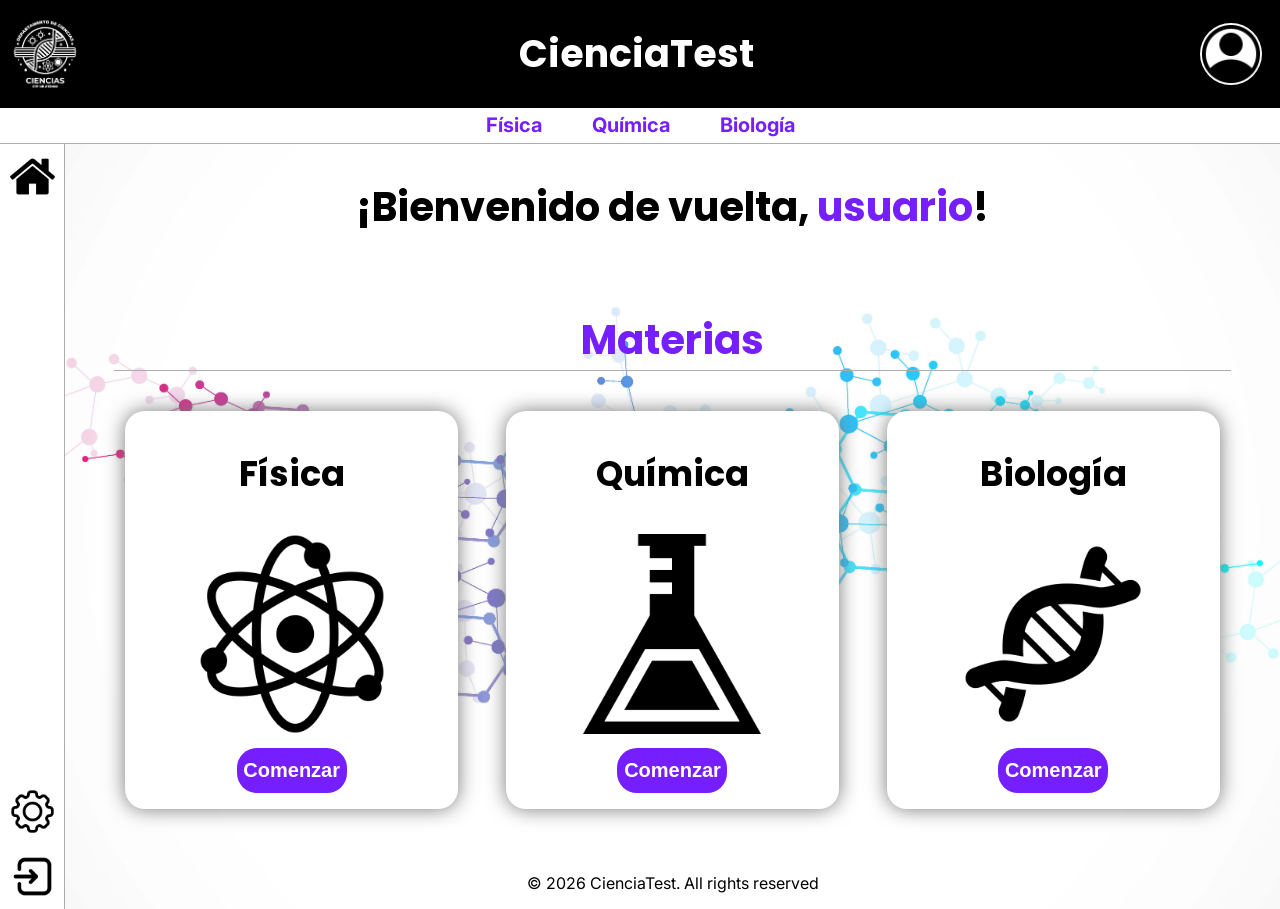
<file: index.html>
<!DOCTYPE html>
<html lang="en">
<head>
    <meta charset="UTF-8">
    <meta name="viewport" content="width=device-width, initial-scale=1.0">
    <link rel="icon" href="img/logo.jpeg" type="image/jpeg">
    <link rel="stylesheet" href="css/index.css">
    <link rel="stylesheet" href="css/header.css">
    <link rel="stylesheet" href="css/enlaces.css">
    <link rel="stylesheet" href="css/sidebar.css">
    <title>Inicio</title>
</head>
<body>
    <!--Header-->
    <header>
        <img src="img/logo.jpeg" alt="logo">
        <h1>CienciaTest</h1>
        <div class="cuenta">
            <img src="img/account.png" alt="cuenta">
        </div>
    </header>

    <!--Enlaces-->
    <div class="enlaces">
        <a href="html/fisica.html">Física</a>
        <a href="html/quimica.html">Química</a>
        <a href="html/biologia.html">Biología</a>
    </div>

    <!--Contenido-->
    <!--Sidebar-->
    <div class="contenido">
        <aside class="sidebar">
            <a href="index.html"><img src="img/home.png" alt="casa"></a>
            <div class="excepcion">
                <img src="img/setting.png" alt="tuerca">
                <img src="img/log-out.png" alt="salida" class="log-out">
            </div>
        </aside>

        <!--Informacion-->
        <main>
            <h2>¡Bienvenido de vuelta, <span class="usuario">usuario</span>!</h2>

            <div class="materias">
                <h3>Materias</h3>

                <div class="ciencias">
                    <div class="fisica materia">
                        <h4>Física</h4>
                        <img src="img/atomic.png" alt="fisica">
                        <input type="button" name="btn1" class="btn-fisica btn-continuar" value="Comenzar">
                    </div>
                    <div class="quimica materia">
                        <h4>Química</h4>
                        <img src="img/flask.png" alt="frasco">
                        <input type="button" name="btn1" class="btn-quimica btn-continuar" value="Comenzar">
                    </div>
                    <div class="biologia materia">
                        <h4>Biología</h4>
                        <img src="img/dna-structure.png" alt="adn">
                        <input type="button" name="btn1" class="btn-biologia btn-continuar" value="Comenzar">
                    </div>
                </div>
            </div>

            <!--Footer-->
            <footer>
                <p>© 2026 CienciaTest. All rights reserved</p>
            </footer>

        </main>
    </div>

<!--     <div class="fondo-gris esconder">
        <div class="cerrar-sesion">
            <h3>¿Desea cerrar sesión?</h3>
            <div class="btns-sesion">
                <input type="button" name="aceptar" class="aceptar" value="Aceptar">
                <input type="button" name="rechazar" class="cancelar" value="Cancelar">
            </div>
        </div>
    </div> -->

    <script src="js/inicio.js"></script>

    <link href="https://fonts.googleapis.com/css2?family=Inter:wght@400;500&family=Poppins:wght@600;700;800&display=swap" rel="stylesheet">
</body>
</html>
</file>
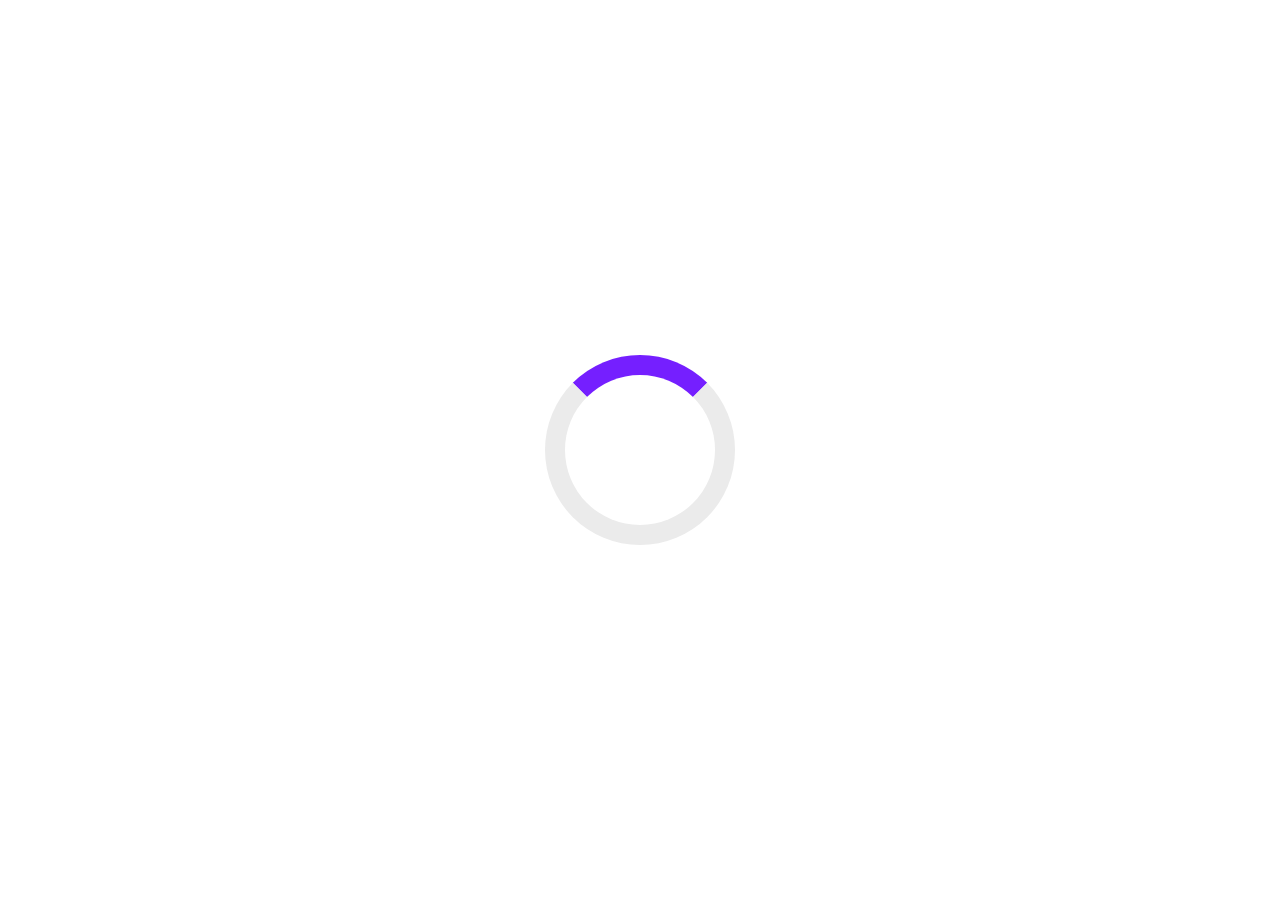
<file: descartado/carga.html>
<!DOCTYPE html>
<html lang="en">
<head>
    <meta charset="UTF-8">
    <meta name="viewport" content="width=device-width, initial-scale=1.0">
    <link rel="icon" href="../img/logo.jpeg" type="image/jpeg">
    <link rel="stylesheet" href="../css/carga.css">
    <title>Cargando...</title>
</head>
<body>
    <div class="loader"></div>

    <script src="../js/carga.js"></script>
</body>
</html>
</file>
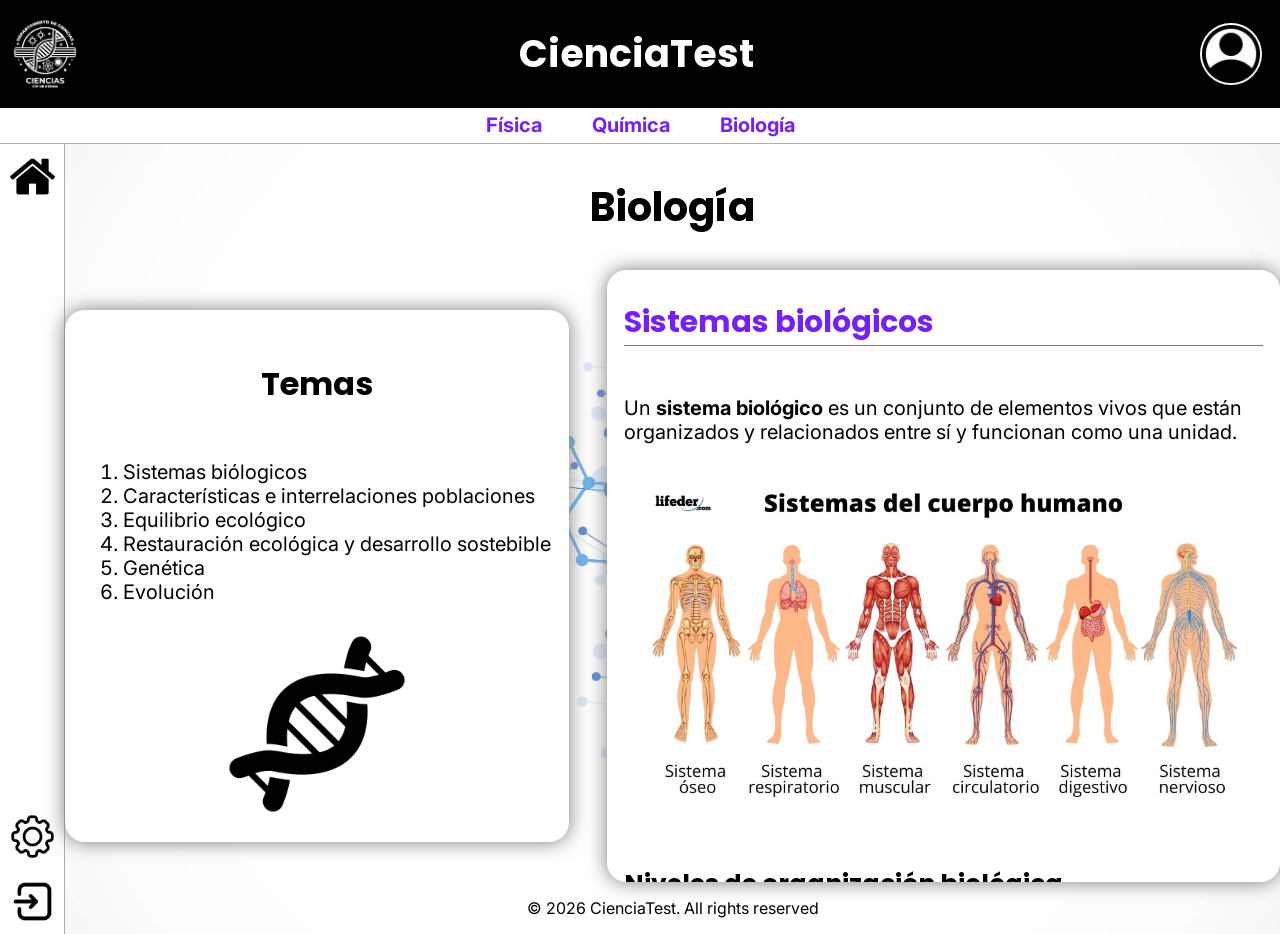
<file: html/biologia.html>
<!DOCTYPE html>
<html lang="en">
<head>
    <meta charset="UTF-8">
    <meta name="viewport" content="width=device-width, initial-scale=1.0">
    <link rel="icon" href="../img/logo.jpeg" type="image/jpeg">
    <link rel="stylesheet" href="../css/header.css">
    <link rel="stylesheet" href="../css/enlaces.css">
    <link rel="stylesheet" href="../css/sidebar.css">
    <link rel="stylesheet" href="../css/biologia.css">
    <link rel="stylesheet" href="../css/temario.css">
    <link rel="stylesheet" href="../css/cuadro-materia.css">
    <title>Biología</title>
</head>
<body>
    <!--Header-->
    <header>
        <img src="../img/logo.jpeg" alt="logo">
        <h1>CienciaTest</h1>
        <div class="cuenta">
            <img src="../img/account.png" alt="cuenta">
        </div>
    </header>

    <!--Enlaces-->
    <div class="enlaces">
        <a href="fisica.html">Física</a>
        <a href="quimica.html">Química</a>
        <a href="biologia.html">Biología</a>
    </div>

    <!--Contenido-->
    <!--Sidebar-->
    <div class="contenido">
        <aside class="sidebar">
            <a href="../index.html"><img src="../img/home.png" alt="casa"></a>
            <div class="excepcion">
                <img src="../img/setting.png" alt="tuerca">
                <img src="../img/log-out.png" alt="salida" class="log-out">
            </div>
        </aside>

        <!--Informacion-->
        <main>
            <h2>Biología</h2>

            <div class="materia">
                <div class="temario">
                    <h3>Temas</h3>
                    <ol>
                        <li class="SB"><a href="#tem1">Sistemas biólogicos</a></li>
                        <li class="CIP"><a href="#tem2">Características e interrelaciones poblaciones</a></li>
                        <li class="EE"><a href="#tem3">Equilibrio ecológico</a></li>
                        <li class="REDS"><a href="#tem4">Restauración ecológica y desarrollo sostebible</a></li>
                        <li class="G"><a href="#tem5">Genética</a></li>
                        <li class="E"><a href="#tem6">Evolución</a></li>
                    </ol>
                    <img src="../img/dna-structure.png" alt="atomo">
                </div>

                <div class="informacion">
                    <section id="tem1">
                        <h3>Sistemas biológicos</h3>
                        <p>Un <b>sistema biológico</b> es un conjunto de elementos vivos que están organizados y relacionados entre sí y funcionan como una unidad.</p>

                        <img src="../materia-img/biologia/sistemas biologicos.jpg" alt="img1">

                        <h4>Niveles de organización biológica</h4>
                        <p>De menor a mayor:</p>

                        <ol>
                            <li><b>Átomo</b> → unidad básica de la materia.</li>
                            <li><b>Molécula</b> → unión de átomos, como el agua (H₂O).</li>
                            <li><b>Organelo</b> → estructura dentro de una célula, como la mitocondria.</li>
                            <li><b>Célula</b> → unidad básica de los seres vivos.</li>
                            <li><b>Tejido</b> → conjunto de células similares que cumplen una función.</li>
                            <li><b>Órgano</b> → conjunto de tejidos.</li>
                            <li><b>Sistema o aparato</b> → conjunto de órganos que trabajan juntos.</li>
                            <li><b>Organismo</b> → ser vivo individual.</li>
                            <li><b>Población</b> → organismos de la misma especie en un lugar.</li>
                            <li><b>Comunidad</b> → conjunto de poblaciones diferentes.</li>
                            <li><b>Ecosistema</b> → comunidad + factores físicos del ambiente.</li>
                            <li><b>Biosfera</b> → conjunto de todos los ecosistemas de la Tierra.</li>
                        </ol>

                        <img src="../materia-img/biologia/niveles de organizacion.jpg" alt="img2">

                        <h4>Características de los seres vivos</h4>

                        <ul>
                            <li>Tienen organización celular.</li>
                            <li>Obtienen y utilizan energía.</li>
                            <li>Crecen y se desarrollan.</li>
                            <li>Se reproducen.</li>
                            <li>Responden a estímulos.</li>
                            <li>Mantienen condiciones internas relativamente estables <b>(homeostasis).</b></li>
                            <li>Poseen material genético.</li>
                            <li>Pueden evolucionar como poblaciones.</li>
                        </ul>
                    </section>

                    <section id="tem2">
                        <h3>Características e interrelaciones de las poblaciones</h3>
                        <p>Una <b>población</b> es un grupo de individuos de la <b>misma especie</b> que vive en un área determinada y puede reproducirse entre sí.</p>

                        <img src="../materia-img/biologia/poblacion.webp" alt="img3">

                        <h4>Principales características de una población</h4>
                        <p><b>Densidad:</b> cantidad de individuos por unidad de área o volumen.</p>
                        <p><b>Distribución:</b> forma en que están ubicados los individuos.</p>
                        <p>Puede ser:</p>

                        <ul>
                            <li><b>Agrupada:</b> viven formando grupos.</li>
                            <li><b>Uniforme:</b> están separados a distancias similares.</li>
                            <li><b>Aleatoria:</b> no siguen un patrón definido.</li>
                        </ul>

                        <img src="../materia-img/biologia/distribucion poblacion.1" alt="img4">

                        <p><b>Tamaño poblacional:</b> número total de individuos.</p>
                        <p><b>Natalidad:</b> número de nacimientos.</p>
                        <p><b>Mortalidad:</b> número de muertes.</p>
                        <p><b>Inmigración:</b> individuos que entran a una población.</p>
                        <p><b>Emigración:</b> individuos que salen de una población.</p>

                        <h4>Crecimiento poblacional</h4>
                        <p>Una población puede crecer cuando:</p>

                        <p><b>nacimientos + inmigración > muertes + emigración</b></p>

                        <p>Puede existir:</p>

                        <ul>
                            <li><b>Crecimiento exponencial:</b> aumenta rápidamente cuando hay muchos recursos.</li>

                            <img src="../materia-img/biologia/crecimiento exponencial.png" alt="img5">

                            <li><b>Crecimiento logístico:</b> el crecimiento disminuye al acercarse a la <b>capacidad de carga (K)</b>, que es el número máximo de individuos que el ambiente puede mantener de manera relativamente estable.</li>

                            <img src="../materia-img/biologia/crecimiento logistico.png" alt="img6">
                        </ul>



                        <h4>Interacciones entre organismos</h4>

                        <table>
                            <tr>
                                <th><b>Interacción</b></th>
                                <th>Efecto</th>
                            </tr>

                            <tr>
                                <th><b>Competencia</b></th>
                                <th>Ambos se perjudican (-/-)</th>
                            </tr>

                            <tr>
                                <th><b>Depredación</b></th>
                                <th>Uno se beneficia y otro se perjudica (+/-)</th>
                            </tr>

                            <tr>
                                <th><b>Parasitismo</b></th>
                                <th>El parásito se beneficia y el huésped se perjudica (+/-)</th>
                            </tr>

                            <tr>
                                <th><b>Mutualismo</b></th>
                                <th>Ambos se benefician (+/+)</th>
                            </tr>

                            <tr>
                                <th><b>Comensalismo</b></th>
                                <th>Uno se beneficia y el otro prácticamente no se afecta (+/0)</th>
                            </tr>
                        </table>

                        <p><b>Ejemplo:</b> las abejas y las flores pueden tener una relación de mutualismo: la abeja obtiene alimento y la planta puede ser polinizada.</p>
                    </section>

                    <section id="tem3">
                        <h3>Equilibrio ecológico</h3>
                        <p>El <b>equilibrio ecológico</b> es la condición en la que los componentes de un ecosistema mantienen relaciones relativamente estables a lo largo del tiempo.</p>
                        <img src="../materia-img/biologia/equilibrio ecologico.avif" alt="img6">
                        <p>No significa que <b>nada cambie</b>. Los ecosistemas cambian constantemente, pero pueden mantener cierta estabilidad mediante procesos naturales.</p>

                        <h4>Factores bióticos</h4>
                        <p>Son los componentes <b>vivos:</b></p>

                        <ul>
                            <li>Plantas</li>
                            <li>Animales</li>
                            <li>Hongos</li>
                            <li>Bacterias</li>
                            <li>Otros organismos</li>
                        </ul>

                        <img src="../materia-img/biologia/factores-bioticos.webp" alt="img7">

                        <h4>Factores abióticos</h4>
                        <p>Son los componentes <b>no vivos:</b></p>

                        <ul>
                            <li>Agua</li>
                            <li>Temperatura</li>
                            <li>Luz</li>
                            <li>Suelo</li>
                            <li>Aire</li>
                            <li>Humedad</li>
                            <li>pH</li>
                        </ul>

                        <img src="../materia-img/biologia/abiotico.webp" alt="img8">

                        <h4>Cadenas alimentarias</h4>
                        <p>Representan cómo se transfiere materia y energía entre organismos.</p>
                        <p><b>Productores → consumidores → descomponedores</b></p>
                        <p>Ejemplo:</p>
                        <p><b>Pasto → saltamontes → rana → serpiente → descomponedores</b></p>

                        <img src="../materia-img/biologia/cadena alimenticia.jpg" alt="img9">

                        <h4>Relaciones ecológicas</h4>
                        <p>Los organismos dependen unos de otros. Si desaparece una especie, puede afectar a otras especies relacionadas con ella.</p>
                        <p>Por ejemplo:</p>
                        <p><b>menos depredadores → más presas → mayor consumo de vegetación → disminución de plantas</b></p>
                        <p>Por eso, alterar una parte de un ecosistema puede producir efectos en cadena.</p>

                        <img src="../materia-img/biologia/relaciones ecologicas.jpg" alt="img10">
                    </section>

                    <section id="tem4">
                        <h3>Restauración ecológica y desarrollo sostenible</h3>

                        <h4>Restauración ecológica</h4>
                        <p>Es el proceso de <strong>ayudar a recuperar un ecosistema que ha sido degradado, dañado o destruido.</strong></p>

                        <img src="../materia-img/biologia/restauracion ecologica.jpg" alt="img11">

                        <p>Puede incluir:</p>

                        <ul>
                            <li>Reforestación con especies nativas.</li>
                            <li>Recuperación de ríos y humedales.</li>
                            <li>Eliminación de especies invasoras.</li>
                            <li>Recuperación de suelos.</li>
                            <li>Protección de especies amenazadas.</li>
                            <li>Creación de áreas protegidas.</li>
                        </ul>

                        <h4>Desarrollo sostenible</h4>
                        <p>Es un modelo de desarrollo que busca satisfacer las necesidades actuales <strong>sin comprometer la capacidad de las generaciones futuras</strong> para satisfacer sus propias necesidades.</p>
                        <p>Se suele representar mediante tres dimensiones:</p>
                        <p><b>Ambiental + económica + social</b></p>
                        <p>Por ejemplo, una actividad agrícola sostenible busca producir alimentos, generar ingresos y reducir el daño ambiental.</p>

                        <img src="../materia-img/biologia/desarrollo sostenible.jpg" alt="img12">

                        <h4>Recursos renovables y no renovables</h4>
                        <p><b>Renovables:</b> pueden regenerarse relativamente rápido si se utilizan adecuadamente.</p>

                        <ul>
                            <li>Agua</li>
                            <li>Bosques</li>
                            <li>Energía solar</li>
                            <li>Viento</li>
                        </ul>

                        <img src="../materia-img/biologia/recursos renovables.jpg" alt="img13">

                        <p><b>No renovables:</b> existen en cantidades limitadas y se forman durante períodos geológicos muy largos.</p>

                        <ul>
                            <li>Petróleo</li>
                            <li>Carbón</li>
                            <li>Gas natural</li>
                            <li>Minerales</li>
                        </ul>

                        <img src="../materia-img/biologia/recursos no renovables.jpg" alt="img14">

                        <h4>Problemas ambientales</h4>

                        <ul>
                            <li>Deforestación.</li>
                            <li>Contaminación.</li>
                            <li>Pérdida de biodiversidad.</li>
                            <li>Cambio climático.</li>
                            <li>Sobreexplotación de recursos.</li>
                            <li>Fragmentación de hábitats.</li>
                        </ul>
                    </section>

                    <section id="tem5">
                        <h3>Genética</h3>
                        <p>La <b>genética</b> es la rama de la Biología que estudia la <strong>herencia y la variación de las características de los organismos.</strong></p>

                        <img src="../materia-img/biologia/genetica.webp" alt="img15">

                        <h4>ADN</h4>
                        <p>El <b>ADN (ácido desoxirribonucleico)</b> contiene la información genética.</p>
                        <p>Está formado por nucleótidos y utiliza cuatro bases:</p>

                        <ul>
                            <li><b>A</b> → Adenina</li>
                            <li><b>T</b> → Timina</li>
                            <li><b>C</b> → Citosina</li>
                            <li><b>G</b> → Guanina</li>
                        </ul>

                        <img src="../materia-img/biologia/bases adn.1" alt="img16">

                        <p>Las bases se complementan:</p>
                        <p><b>A ↔ T</b></p>
                        <p><b>C ↔ G</b></p>

                        <h4>Gen</h4>
                        <p>Un <b>gen</b> es una región de ADN que contiene información relacionada con un producto funcional, como un ARN o una proteína.</p>

                        <img src="../materia-img/biologia/forma-de-gen.webp" alt="img17">

                        <h4>Cromosomas</h4>
                        <p>Son estructuras formadas principalmente por <b>ADN y proteínas</b> que contienen muchos genes.</p>

                        <img src="../materia-img/biologia/cromosoma.jpg" alt="img18">

                        <h4>Alelos</h4>
                        <p>Son diferentes versiones de un gen.</p>
                        <p>Por ejemplo, un gen puede tener diferentes alelos que contribuyen a diferentes variantes de una característica.</p>

                        <img src="../materia-img/biologia/alelos.png" alt="img19">

                        <h4>Genotipo y fenotipo</h4>
                        <p><b>Genotipo:</b> combinación genética de un organismo.</p>
                        <p><b>Fenotipo:</b> características observables que resultan de la interacción entre el genotipo y el ambiente.</p>

                        <img src="../materia-img/biologia/genotipo-fenotipo.jpg" alt="img20">

                        <h4>Dominante y recesivo</h4>
                        <p>Un alelo <b>dominante</b> puede expresarse cuando está presente una sola copia.</p>
                        <p>Un alelo <b>recesivo</b> generalmente necesita estar presente en dos copias para expresarse en un modelo mendeliano simple.</p>

                        <h4>Homocigoto y heterocigoto</h4>
                        <p><b>Homocigoto:</b> dos alelos iguales.</p>

                        <ul>
                            <li>AA</li>
                            <li>aa</li>
                        </ul>

                        <p><b>Heterocigoto:</b> dos alelos diferentes.</p>

                        <ul>
                            <li>Aa</li>
                        </ul>

                        <h4>Leyes de Mendel</h4>
                        <p>Gregor Mendel estudió la herencia utilizando plantas de guisantes.</p>
                        <p>Sus principios incluyen:</p>

                        <ul>
                            <li><b>Segregación:</b> los dos alelos de un gen se separan durante la formación de gametos.</li>
                            <li><b>Distribución independiente:</b> en ciertos casos, los alelos de diferentes genes se distribuyen independientemente.</li>
                        </ul>
                    </section>

                    <section id="tem6">
                        <h3>Evolución</h3>
                        <p>La <b>evolución biológica</b> es el cambio en las características heredables de las poblaciones a través de las generaciones.</p>
                        <p>Una idea importante:</p>
                        <p><b>Los individuos no evolucionan durante su vida; las poblaciones evolucionan a través de generaciones.</b></p>

                        <img src="../materia-img/biologia/evolucion.jpg" alt="21">

                        <h4>Variabilidad genética</h4>
                        <p>Dentro de una población existen diferencias genéticas entre individuos.</p>

                        <p>La variabilidad puede originarse por:</p>

                        <ul>
                            <li>Mutaciones</li>
                            <li>Recombinación genética</li>
                            <li>Reproducción sexual</li>
                        </ul>

                        <p>Esta variabilidad es importante porque proporciona diferencias sobre las cuales pueden actuar procesos evolutivos.</p>

                        <img src="../materia-img/biologia/variabilidad.png" alt="img22">

                        <h4>Selección natural</h4>
                        <p>La <b>selección natural</b> ocurre cuando ciertas características heredables permiten que algunos individuos tengan mayor éxito reproductivo en un ambiente determinado.</p>
                        
                        <p>Por ejemplo:</p>

                        <ol>
                            <li>Existe variación entre individuos.</li>
                            <li>Parte de esa variación es heredable.</li>
                            <li>El ambiente favorece determinadas características.</li>
                            <li>Los individuos con esas características pueden dejar más descendencia.</li>
                            <li>Esas características pueden hacerse más comunes en generaciones posteriores.</li>
                        </ol>

                        <img src="../materia-img/biologia/seleccion natural.png" alt="img23">

                        <h4>Adaptación</h4>
                        <p>Una <b>adaptación</b> es una característica heredable que aumenta la capacidad de un organismo para sobrevivir o reproducirse en un ambiente determinado.</p>
                        <p>Ejemplo: ciertas características que permiten a un organismo vivir mejor en ambientes muy secos.</p>

                        <img src="../materia-img/biologia/adaptacion.jpg" alt="img24">

                        <h4>Evidencias de la evolución</h4>
                        <p>Entre las principales evidencias están:</p>

                        <ul>
                            <li><b>Fósiles</b></li>
                            <li><b>Anatomía comparada</b></li>
                            <li><b>Órganos homólogos</b></li>
                            <li><b>Embriología comparada</b></li>
                            <li><b>Biogeografía</b></li>
                            <li><b>ADN y biología molecular</b></li>
                            <li><b>Observación de cambios evolutivos en poblaciones</b></li>
                        </ul>

                        <h4>Especiación</h4>
                        <p>La <b>especiación</b> es el proceso mediante el cual surgen nuevas especies.</p>
                        <p>Puede ocurrir cuando poblaciones de una misma especie quedan aisladas y, con el paso de muchas generaciones, acumulan diferencias genéticas hasta alcanzar aislamiento reproductivo.</p>

                        <img src="../materia-img/biologia/especiacion.webp" alt="img25">
                    </section>
                </div>
            </div>

            <!--Footer-->
            <footer>
                <p>© 2026 CienciaTest. All rights reserved</p>
            </footer>

        </main>
    </div>

<!--     <div class="fondo-gris esconder">
        <div class="cerrar-sesion">
            <h3>¿Desea cerrar sesión?</h3>
            <div class="btns-sesion">
                <input type="button" name="aceptar" class="aceptar" value="Aceptar">
                <input type="button" name="rechazar" class="cancelar" value="Cancelar">
            </div>
        </div>
    </div> -->

    <script src="../js/biologia.js"></script>

    <link href="https://fonts.googleapis.com/css2?family=Inter:wght@400;500&family=Poppins:wght@600;700;800&display=swap" rel="stylesheet">
</body>
</html>
</file>
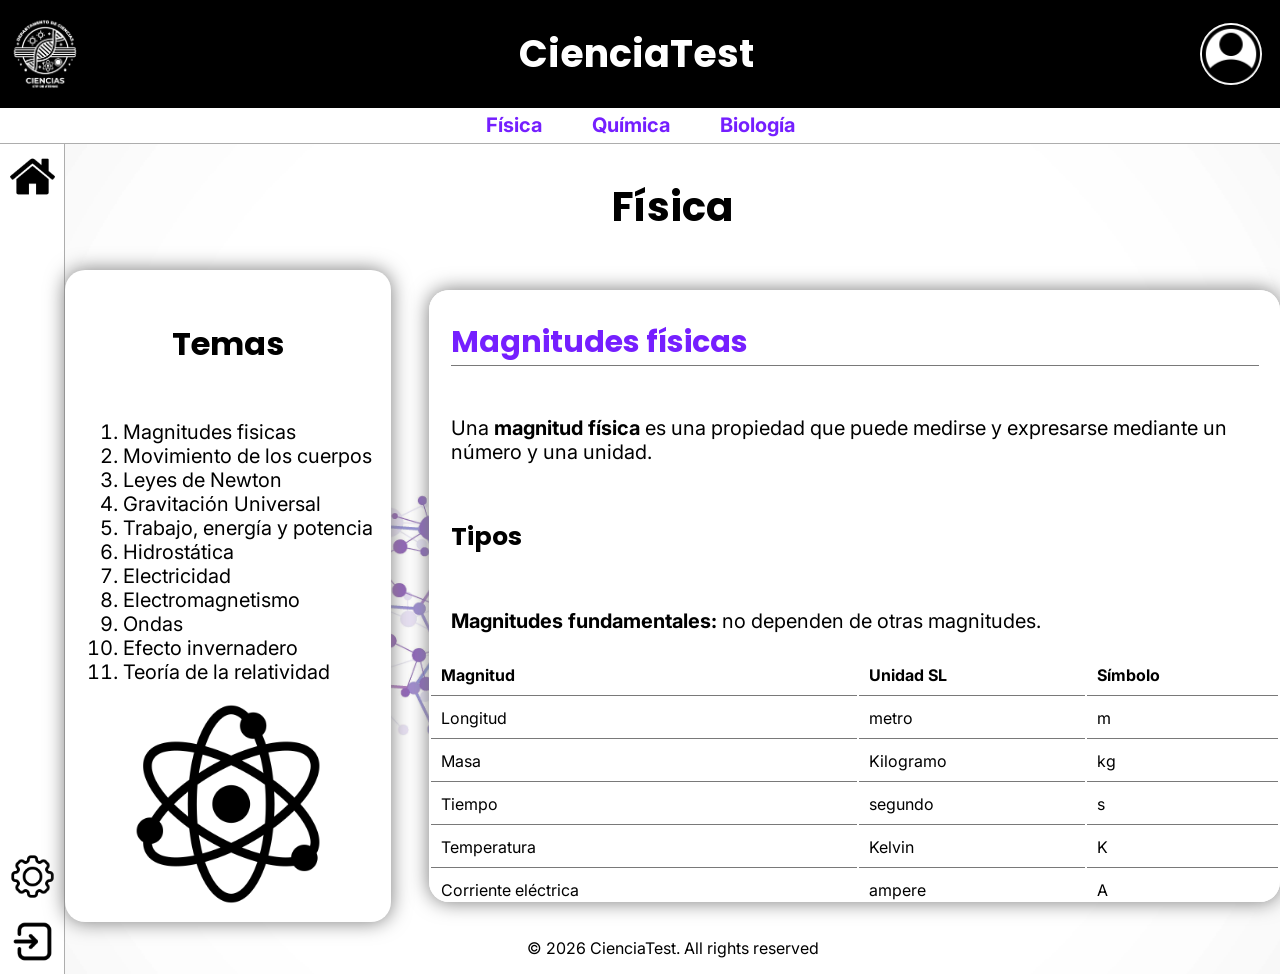
<file: html/fisica.html>
<!DOCTYPE html>
<html lang="en">
<head>
    <meta charset="UTF-8">
    <meta name="viewport" content="width=device-width, initial-scale=1.0">
    <link rel="icon" href="../img/logo.jpeg" type="image/jpeg">
    <link rel="stylesheet" href="../css/fisica.css">
    <link rel="stylesheet" href="../css/header.css">
    <link rel="stylesheet" href="../css/enlaces.css">
    <link rel="stylesheet" href="../css/sidebar.css">
    <link rel="stylesheet" href="../css/temario.css">
    <link rel="stylesheet" href="../css/cuadro-materia.css">
    <title>Física</title>
</head>
<body>
    <!--Header-->
    <header>
        <img src="../img/logo.jpeg" alt="logo">
        <h1>CienciaTest</h1>
        <div class="cuenta">
            <img src="../img/account.png" alt="cuenta">
        </div>
    </header>

    <!--Enlaces-->
    <div class="enlaces">
        <a href="fisica.html">Física</a>
        <a href="quimica.html">Química</a>
        <a href="biologia.html">Biología</a>
    </div>

    <!--Contenido-->
    <!--Sidebar-->
    <div class="contenido">
        <aside class="sidebar">
            <a href="../index.html"><img src="../img/home.png" alt="casa"></a>
            <div class="excepcion">
                <img src="../img/setting.png" alt="tuerca">
                <img src="../img/log-out.png" alt="salida" class="log-out">
            </div>
        </aside>

        <!--Informacion-->
        <main>
            <h2>Física</h2>

            <div class="materia">
                <div class="temario">
                    <h3>Temas</h3>
                    <ol>
                        <li class="MF"><a href="#tem1">Magnitudes fisicas</a></li>
                        <li class="MC"><a href="#tem2">Movimiento de los cuerpos</a></li>
                        <li class="LN"><a href="#tem3">Leyes de Newton</a></li>
                        <li class="GU"><a href="#tem4">Gravitación Universal</a></li>
                        <li class="TEP"><a href="#tem5">Trabajo, energía y potencia</a></li>
                        <li class="H"><a href="#tem6">Hidrostática</a></li>
                        <li class="EC"><a href="#tem7">Electricidad</a></li>
                        <li class="EM"><a href="#tem8">Electromagnetismo</a></li>
                        <li class="O"><a href="#tem9">Ondas</a></li>
                        <li class="EI"><a href="#tem10">Efecto invernadero</a></li>
                        <li class="TR"><a href="#tem11">Teoría de la relatividad</a></li>
                    </ol>
                    <img src="../img/atomic.png" alt="atomo">
                </div>

                <div class="informacion">
                    <section id="tem1">
                        <h3>Magnitudes físicas</h3>
                        <p>Una <b>magnitud física</b> es una propiedad que puede medirse y expresarse mediante un número y una unidad.</p>

                        <h4>Tipos</h4>
                        <p><strong>Magnitudes fundamentales:</strong> no dependen de otras magnitudes.</p>

                        <table>
                            <tr>
                                <th><b>Magnitud</b></th>
                                <th><b>Unidad SL</b></th>
                                <th><b>Símbolo</b></th>
                            </tr>

                            <tr>
                                <th>Longitud</th>
                                <th>metro</th>
                                <th>m</th>
                            </tr>

                            <tr>
                                <th>Masa</th>
                                <th>Kilogramo</th>
                                <th>kg</th>
                            </tr>

                            <tr>
                                <th>Tiempo</th>
                                <th>segundo</th>
                                <th>s</th>
                            </tr>

                            <tr>
                                <th>Temperatura</th>
                                <th>Kelvin</th>
                                <th>K</th>
                            </tr>

                            <tr>
                                <th>Corriente eléctrica</th>
                                <th>ampere</th>
                                <th>A</th>
                            </tr>

                            <tr>
                                <th>Cantidad de sustancia</th>
                                <th>mol</th>
                                <th>mol</th>
                            </tr>

                            <tr>
                                <th>Intensidad luminosa</th>
                                <th>candela</th>
                                <th>cd</th>
                            </tr>
                        </table>

                        <p><strong>Magnitudes derivadas:</strong> se obtienen combinando magnitudes fundamentales.</p>
                        <p>Ejemplos:</p>

                        <ul>
                            <li>Velocidad -> m/s</li>
                            <li>Aceleracion -> m/s 2</li>
                            <li>Fuerza -> newton (N)</li>
                            <li>Energía -> joule (J)</li>
                            <li>Potencia -> watt (W)</li>
                            <li>Presión -> pascal (Pa)</li>
                        </ul>

                        <h4>Escalares y vectoriales</h4>

                        <p><strong>Escalar:</strong> solamente tiene magnitud.</p>
                        <p>Masa = 5 kg</p>

                        <img src="../materia-img/fisica/escalares.png" alt="img1">

                        <p><strong>Vectorial:</strong> tiene magnitud, dirección y sentido.</p>
                        <p>Velocidad = 20 m/s hacia el norte.</p>

                        <img src="../materia-img/fisica/vectoriales.png" alt="img2">
                    </section>

                    <section id="tem2">
                        <h3>Movimiento de los cuerpos</h3>
                        <p>La <b>cinemática</b> estudia el movimiento sin preocuparse por las causas que lo producen.</p>

                        <h4>Conceptos importantes</h4>
                        <p><strong>Posición:</strong> lugar donde se encuentra un objeto.</p>
                        <p><strong>Distancia:</strong> longitud total recorrida.</p>
                        <p><strong>Desplazamiento:</strong> cambio de posición entre el punto inicial y final.</p>
                        <p><strong>Velocidad:</strong></p>
                        <p>v = Δt / Δx​</p>
                        <p>donde:</p>

                        <ul>
                            <li>v = velocidad</li>
                            <li>Δx = desplazamiento</li>
                            <li>Δt = tiempo</li>
                        </ul>

                        <img src="../materia-img/fisica/formulas.jpg" alt="img3">

                        <p><strong>Aceleración:</strong></p>
                        <p>a = Δv / Δt</p>
                        <p>Indica qué tan rápido cambia la velocidad.</p>

                        <h4>Movimiento rectilíneo uniforme (MRU)</h4>
                        <p>La velocidad permanece constante.</p>
                        <p>x = x0 + vt</p>
                        <p>Ejemplo: un automóvil que avanza constantemente a 20 m/s.</p>

                        <img src="../materia-img/fisica/movimiento-rectilíneo-uniforme-fórmulas-01.jpg" alt="img4">

                        <h4>Movimiento rectilíneo uniformemente acelerado (MRUA)</h4>
                        <p>Existe una aceleración constante.</p>
                        <p>v = v0 + at</p>
                        <p>x = x0 + v0t + (1/2)at2</p>

                        <img src="../materia-img/fisica/mrua_mov_rectilineo_uniformemente_acelerado.png" alt="img5">

                        <h4>Caída libre</h4>
                        <p>Es el movimiento producido únicamente por la gravedad.</p>
                        <p>En la tierra:</p>
                        <p>g = 9.8 m/s2</p>
                        <p>Un objeto en caída libre aumenta su velocidad aproximadamente <strong>9.8 m/s cada segundo.</strong></p>

                        <img src="../materia-img/fisica/caida-libre.jpg" alt="img6">
                    </section>

                    <section id="tem3">
                        <h3>Leyes de Newton</h3>
                        <p>Las leyes de Newton explican cómo las <b>fuerzas</b> producen cambios en el movimiento.</p>

                        <h4>Primera ley - Ley de la inercia</h4>
                        <p>Un cuerpo permanece en reposo o en movimiento rectilíneo uniforme si la fuerza neta sobre él es cero.</p>
                        <p>Σ F = 0</p>
                        <p>Ejemplo: un libro sobre una mesa permanece quieto porque las fuerzas están equilibradas.</p>

                        <img src="../materia-img/fisica/primera ley.jpg" alt="img7">

                        <h4>Segunda ley</h4>
                        <p>La aceleración de un objeto depende de la fuerza neta y de su masa.</p>
                        <p>F = ma</p>
                        <p>Donde:</p>

                        <ul>
                            <li>F = fuerza en newtons</li>
                            <li>m = masa en kg</li>
                            <li>a = aceleración en m/s2</li>
                        </ul>

                        <p>Ejemplo:</p>
                        <p>a = 20 / 5 = 4 m/s2</p>

                        <img src="../materia-img/fisica/segunda ley.avif" alt="img8">

                        <h4>Tercera ley - Acción y reacción</h4>
                        <p>A toda fuerza ejercida sobre un objeto corresponde otra fuerza de igual magnitud y dirección opuesta ejercida por el objeto.</p>
                        <p>Ejemplo: cuando saltas, tus piernas empujan el suelo y el suelo ejerce una fuerza hacia arriba sobre ti.</p>

                        <h4>Algunas fuerzas</h4>
                        
                        <ul>
                            <li>Peso</li>
                            <li>Normal</li>
                            <li>Fricción o rozamiento</li>
                            <li>Tensión</li>
                            <li>Fuerza elástica</li>
                            <li>Fuerza aplicada</li>
                        </ul>

                        <img src="../materia-img/fisica/tercera ley.jpg" alt="img9">
                    </section>

                    <section id="tem4">
                        <h3>Gravitación universal</h3>
                        <p>Newton propuso que <strong>todos los cuerpos con masa se atraen entre sí.</strong></p>
                        <p>La fuerza gravitatoria es:</p>
                        <p>F = G(m1m2/r2)</p>
                        <p>Donde:</p>

                        <ul>
                            <li>F = fuerza gravitatoria</li>
                            <li>G = constante gravitacional</li>
                            <li>m1, m2 = masas</li>
                            <li>r = distancia entre sus centros</li>
                        </ul>

                        <p>G = 6.674 x 10−11 (el -11 es exponente) N m2 / kg2</p>

                        <img src="../materia-img/fisica/fuerza gravitacional.jpg" alt="img10">

                        <h4>¿De qué depende?</h4>
                        <p>La fuerza aumenta cuando:</p>

                        <ul>
                            <li>aumentan las masas;</li>
                            <li>disminuye la distancia.</li>
                        </ul>

                        <p>Y disminuye cuando aumenta la distancia.</p>

                        <h4>Gravedad terrestre</h4>
                        <p>El peso de un objeto se calcula:</p>
                        <p>P = mg</p>
                        <p><strong>Masa ≠ peso</strong></p>

                        <ul>
                            <li>Masa -> cantidad de materia -> kg.</li>
                            <li>Peso -> fuerza gravitatoria -> N.</li>
                        </ul>

                        <img src="../materia-img/fisica/gravedad terrestre.jpg" alt="img11">

                        <p>Por ejemplo, una persona puede tener la misma masa en la Tierra y la Luna, pero su peso será diferente porque la gravedad es diferente.</p>
                    </section>

                    <section id="tem5">
                        <h3>Trabajo, energía y potencia</h3>
                        <h4>Trabajo</h4>
                        <p>En física, existe trabajo cuando una fuerza produce un desplazamiento.</p>
                        <p>Si la fuerza y el desplazamiento tienen la misma dirección:</p>
                        <p>W = Fd</p>
                        <p>Unidad:</p>
                        <p>J = N x m</p>
                        <h4>Ejemplo:</h4>
                        <p>Si empujas una caja con 50N durante 4 m:</p>
                        <p>W = 50(4) = 200J</p>

                        <img src="../materia-img/fisica/trabajo.png" alt="img12">

                        <h4>Energía</h4>
                        <p>La energía es la capacidad de producir cambios o realizar trabajo.</p>

                        <img src="../materia-img/fisica/energia.jpg" alt="img13">

                        <h4>Energía cinética</h4>
                        <p>Es la energía asociada al movimiento.</p>
                        <p>Ec = (1/2)mv2</p>

                        <h4>Energía potencial gravitatoria</h4>
                        <p>Depende de la altura:</p>
                        <p>Ep = mgh</p>

                        <img src="../materia-img/fisica/energias.jpg" alt="img14">

                        <h4>Energía mecánica</h4>
                        <p>Em = Ec + Ep</p>
                        <p>En condiciones ideales, la energía mecánica se conserva.</p>

                        <img src="../materia-img/fisica/energia-mecanica-ejemplo-cke.webp" alt="img15">

                        <h4>Potencia</h4>
                        <p>Indica qué tan rápido se realiza un trabajo.</p>
                        <p>P = W / t</p>
                        <p>Unidad:</p>
                        <p>Watt = J / s</p>
                        <p>Una máquina más potente puede realizar el mismo trabajo en menos tiempo.</p>

                        <img src="../materia-img/fisica/potencia-en-fisica-formula-cke.webp" alt="img16">
                    </section>

                    <section id="tem6">
                        <h3>Hidrostática</h3>
                        <p>La <b>hidrostática</b> estudia los líquidos en reposo.</p>

                        <h4>Densidad</h4>
                        <p>Relaciona la masa con el volumen:</p>
                        <p>p = m / V</p>
                        <p>Unidad:</p>
                        <p>kg/m3</p>

                        <img src="../materia-img/fisica/densidad.jpg" alt="img17">

                        <h4>Presión</h4>
                        <p>Es la fuerza ejercida sobre una superficie:</p>
                        <p>P = F / A</p>
                        <p>Unidad:</p>
                        <p>Pa = N/m2</p>

                        <img src="../materia-img/fisica/presion fisica.jpg" alt="img18">

                        <h4>Presión en un líquido</h4>
                        <p>La presión aumenta con la profundidad:</p>
                        <p>P = pgh</p>
                        <p>Si se considera además la presión atmosférica:</p>
                        <p>Ptotal = Patm + pgh</p>
                        <p>Por eso la presión del agua es mayor cuanto más profundo estás.</p>

                        <img src="../materia-img/fisica/presion.jpg" alt="img19">

                        <h4>Principio de Pascal</h4>
                        <p>Una presión aplicada a un fluido confinado se transmite en todas direcciones.</p>
                        <p>Se utiliza, por ejemplo, en:</p>

                        <ul>
                            <li>frenos hidráulicos</li>
                            <li>elevadores hidráulicos</li>
                            <li>prensas hidráulicas</li>
                        </ul>

                        <img src="../materia-img/fisica/principio de pascal.webp" alt="img20">

                        <h4>Principio de Arquímedes</h4>
                        <p>Un objeto sumergido en un fluido recibe una fuerza hacia arriba llamada <strong>empuje.</strong></p>
                        <p>E = pfgV</p>
                        <p>Esto explica por qué algunos objetos flotan.</p>

                        <img src="../materia-img/fisica/arquimedes.webp" alt="img21">
                    </section>

                    <section id="tem7">
                        <h3>Electricidad</h3>
                        <p>La electricidad está relacionada con las <b>cargas eléctricas</b> y su movimiento.</p>
                        <p>Existen dos tipos de carga:</p>

                        <ul>
                            <li>positiva (+)</li>
                            <li>negativa (-)</li>
                        </ul>

                        <p>Cargas iguales se repelen y cargas diferentes se atraen.</p>

                        <h4>Corriente eléctrica</h4>
                        <p>Es el flujo de carga eléctrica.</p>
                        <p>I = Q / t</p>
                        <p>Unidad: <b>ampere (A).</b></p>

                        <img src="../materia-img/fisica/Corriente-electrica.jpg" alt="img22">

                        <h4>Voltaje</h4>
                        <p>Es la diferencia de potencial eléctrico entre dos puntos.</p>
                        <p>Se mide en <b>voltios (V).</b></p>

                        <img src="../materia-img/fisica/Voltaje.jpg" alt="img23">

                        <h4>Resistencia</h4>
                        <p>Es la oposición al paso de la corriente.</p>
                        <p>Se mide en <b>ohmios (Ω).</b></p>

                        <img src="../materia-img/fisica/resistencia.png" alt="img24">

                        <h4>Ley de Ohm</h4>
                        <p>V = IR</p>
                        <p>Por lo tanto:</p>
                        <p>I = V / R</p>
                        <p>R = V / I</p>

                        <img src="../materia-img/fisica/Ley-Ohm.jpg" alt="img25">

                        <h4>Potencia eléctrica</h4>
                        <p>P = V I</p>
                        <p>También:</p>
                        <p>P = I2 R</p>
                        <p>o</p>
                        <p>P = V2 / R</p>

                        <img src="../materia-img/fisica/Potencia-electrica.jpg" alt="img26">

                        <h4>Circuitos</h4>
                        <p><b>Serie:</b> los componentes están conectados uno después de otro.</p>
                        <p><b>Paralelo:</b> existen diferentes caminos para la corriente.</p>

                        <img src="../materia-img/fisica/circuitos.webp" alt="img27">
                    </section>

                    <section id="tem8">
                        <h3>Electromagnetismo</h3>
                        <p>El electromagnetismo estudia la relación entre <b>electricidad y magnetismo.</b></p>
                        <p>Una corriente eléctrica puede producir un <b>campo magnético.</b></p>
                        <p>Por ejemplo, cuando circula corriente por una bobina, puede producirse un campo magnético considerable.</p>

                        <h4>Campo magnético</h4>
                        <p>Es la región donde actúan fuerzas magnéticas.</p>
                        <p>Se representa mediante líneas de campo.</p>

                        <img src="../materia-img/fisica/campo-magnetico.webp" alt="img28">

                        <h4>Electromagnetismo</h4>
                        <p>Una de las ideas fundamentales es:</p>
                        <p>Las cargas eléctricas en movimiento producen campos magnéticos.</p>
                        <p>Y también ocurre lo contrario:</p>
                        <p>Un campo magnético variable puede producir una corriente eléctrica.</p>
                        <p>Este segundo fenómeno se conoce como <strong>inducción electromagnética.</strong></p>

                        <img src="../materia-img/fisica/electromagnetismo-og.webp" alt="img29">

                        <h4>Aplicaciones</h4>
                        <p>El electromagnetismo permite construir:</p>

                        <ul>
                            <li>motores eléctricos;</li>
                            <li>generadores;</li>
                            <li>transformadores;</li>
                            <li>altavoces;</li>
                            <li>electroimanes;</li>
                            <li>muchos dispositivos electrónicos.</li>
                        </ul>

                        <h4>Motor eléctrico</h4>
                        <p>Transforma:</p>
                        <p>energía eléctrica -> energía mecánica</p>

                        <h4>Generador</h4>
                        <p>Hace lo contrario:</p>
                        <p>energía mecánica -> energía eléctrica</p>
                    </section>

                    <section id="tem9">
                        <h3>Ondas</h3>
                        <p>Una <b>onda</b> es una perturbación que se propaga transportando energía.</p>
                        <p>Ejemplos:</p>

                        <ul>
                            <li>sonido;</li>
                            <li>ondas del agua;</li>
                            <li>luz;</li>
                            <li>ondas sísmicas.</li>
                        </ul>

                        <img src="../materia-img/fisica/onda.jpg" alt="img30">

                        <h4>Elementos de una onda</h4>
                        <p><b>Longitud de onda (λ):</b> distancia entre dos puntos equivalentes consecutivos.</p>
                        <p><b>Frecuencia (f):</b> número de ciclos por segundo.</p>
                        <p>Se mide en hertz:</p>
                        <p>Hz = 1 / s</p>
                        <p><b>Período (T):</b> tiempo que tarda en realizarse un ciclo.</p>
                        <p>T = 1 / f</p>
                        <p><b>Amplitud:</b> máximo desplazamiento respecto al equilibrio.</p>

                        <h4>Velocidad de una onda</h4>
                        <p>v = λf</p>

                        <img src="../materia-img/fisica/onda formula.jpg" alt="img31">

                        <h4>Ondas mecánicas</h4>
                        <p>Necesitan un medio material para propagarse.</p>
                        <p>Ejemplo:</p>
                        <p>sonido.</p>

                        <img src="../materia-img/fisica/ondas mecanicas.png" alt="img32">

                        <h4>Ondas electromagnéticas</h4>
                        <p>No necesitan un medio material.</p>
                        <p>Ejemplo:</p>
                        <p>luz.</p>
                        <p>Por eso la luz puede viajar por el vacío.</p>

                        <img src="../materia-img/fisica/onda-electromagnetica-og.webp" alt="img33">

                        <h4>Fenómenos ondulatorios</h4>

                        <ul>
                            <li>Reflexión</li>
                            <li>Refracción</li>
                            <li>Difracción</li>
                            <li>Interferencia</li>
                        </ul>
                    </section>

                    <section id="tem10">
                        <h3>Efecto invernadero</h3>
                        <p>El <b>efecto invernadero</b> es un fenómeno natural que permite que la Tierra mantenga una temperatura adecuada para la vida.</p>
                        <p>La Tierra recibe energía del Sol. Parte de esa energía es absorbida por la superficie terrestre y posteriormente se emite como radiación infrarroja.</p>
                        <p>Algunos gases atmosféricos absorben parte de esa radiación y vuelven a emitirla.</p>

                        <h4>Gases de efecto invernadero</h4>
                        <p>Entre ellos:</p>

                        <ul>
                            <li>dióxido de carbono (CO2)</li>
                            <li>metano (CH4);</li>
                            <li>vapor de agua;</li>
                            <li>óxido nitroso (N2O)</li>
                        </ul>

                        <img src="../materia-img/fisica/gases.jpg" alt="img34">

                        <h4>Efecto invernadero natural</h4>
                        <p>Es <b>necesario</b> para mantener la temperatura de la Tierra.</p>

                        <h4>Problema actual</h4>
                        <p>Las actividades humanas han aumentado las concentraciones de varios gases de efecto invernadero, especialmente CO₂ y metano.</p>
                        <p>Esto intensifica el efecto invernadero y contribuye al <b>calentamiento global.</b></p>
                        <p>Entre las fuentes importantes están:</p>

                        <ul>
                            <li>quema de combustibles fósiles;</li>
                            <li>deforestación;</li>
                            <li>agricultura y ganadería;</li>
                            <li>procesos industriales.</li>
                        </ul>
                    </section>

                    <section id="tem11">
                        <h3>Teoría de la relatividad</h3>
                        <p>La teoría de la relatividad fue desarrollada principalmente por <b>Albert Einstein.</b></p>
                        <p>Se divide en:</p>
                        <ol>
                            <li>Relatividad especial.</li>
                            <li>Relatividad general.</li>
                        </ol>

                        <h4>Relatividad especial</h4>
                        <p>Fue publicada en 1905.</p>
                        <p>Se basa en dos ideas principales:</p>
                        
                        <ol>
                            <li><b>Las leyes de la física son las mismas para todos los observadores que se mueven a velocidad constante unos respecto a otros.</b></li>
                            <li><b>La velocidad de la luz en el vacío es constante</b></li>
                        </ol>

                        <p>c = 3.0 x 10 8(8 es exponente) m/s</p>
                        <p>Independientemente del movimiento de la fuente o del observador.</p>

                        <h4>Equivalencia masa-energía</h4>
                        <p>Una de las ecuaciones más famosas es:</p>
                        <p>E = mc2</p>
                        <img src="../materia-img/fisica/equivalencia.webp" alt="img35">
                        <p>Significa que la masa puede considerarse una forma de energía y que una pequeña cantidad de masa corresponde a una cantidad enorme de energía.</p>

                        <h4>Dilatación temporal</h4>
                        <p>Según la relatividad especial, el tiempo puede transcurrir a diferentes ritmos para observadores que se mueven a velocidades muy altas respecto unos de otros.</p>
                        <p>A velocidades cercanas a la de la luz, estos efectos se vuelven importantes.</p>

                        <img src="../materia-img/fisica/dilatacion.webp" alt="img36">

                        <h4>Relatividad general</h4>
                        <p>Publicada en 1915.</p>
                        <p>Describe la gravedad de una manera diferente a Newton.</p>
                        <p>Einstein propuso que la <b>masa y la energía deforman el espacio-tiempo.</b></p>
                        <p>Los objetos se mueven siguiendo esa geometría.</p>
                        <p>Una forma sencilla de imaginarlo es pensar en una tela que se deforma cuando colocas una bola pesada sobre ella. Es solamente una analogía: el espacio-tiempo real tiene más dimensiones y no es literalmente una tela.</p>
                        <p>La relatividad general predice fenómenos como:</p>

                        <ul>
                            <li>agujeros negros;</li>
                            <li>ondas gravitacionales;</li>
                            <li>desviación de la luz por la gravedad;</li>
                            <li>dilatación gravitacional del tiempo.</li>
                        </ul>

                        <img src="../materia-img/fisica/relatividad.png" alt="img37">
                    </section>
                </div>
            </div>

            <!--Footer-->
            <footer>
                <p>© 2026 CienciaTest. All rights reserved</p>
            </footer>

        </main>
    </div>

<!--     <div class="fondo-gris esconder">
        <div class="cerrar-sesion">
            <h3>¿Desea cerrar sesión?</h3>
            <div class="btns-sesion">
                <input type="button" name="aceptar" class="aceptar" value="Aceptar">
                <input type="button" name="rechazar" class="cancelar" value="Cancelar">
            </div>
        </div>
    </div> -->

    <script src="../js/fisica.js"></script>

    <link href="https://fonts.googleapis.com/css2?family=Inter:wght@400;500&family=Poppins:wght@600;700;800&display=swap" rel="stylesheet">
</body>
</html>
</file>
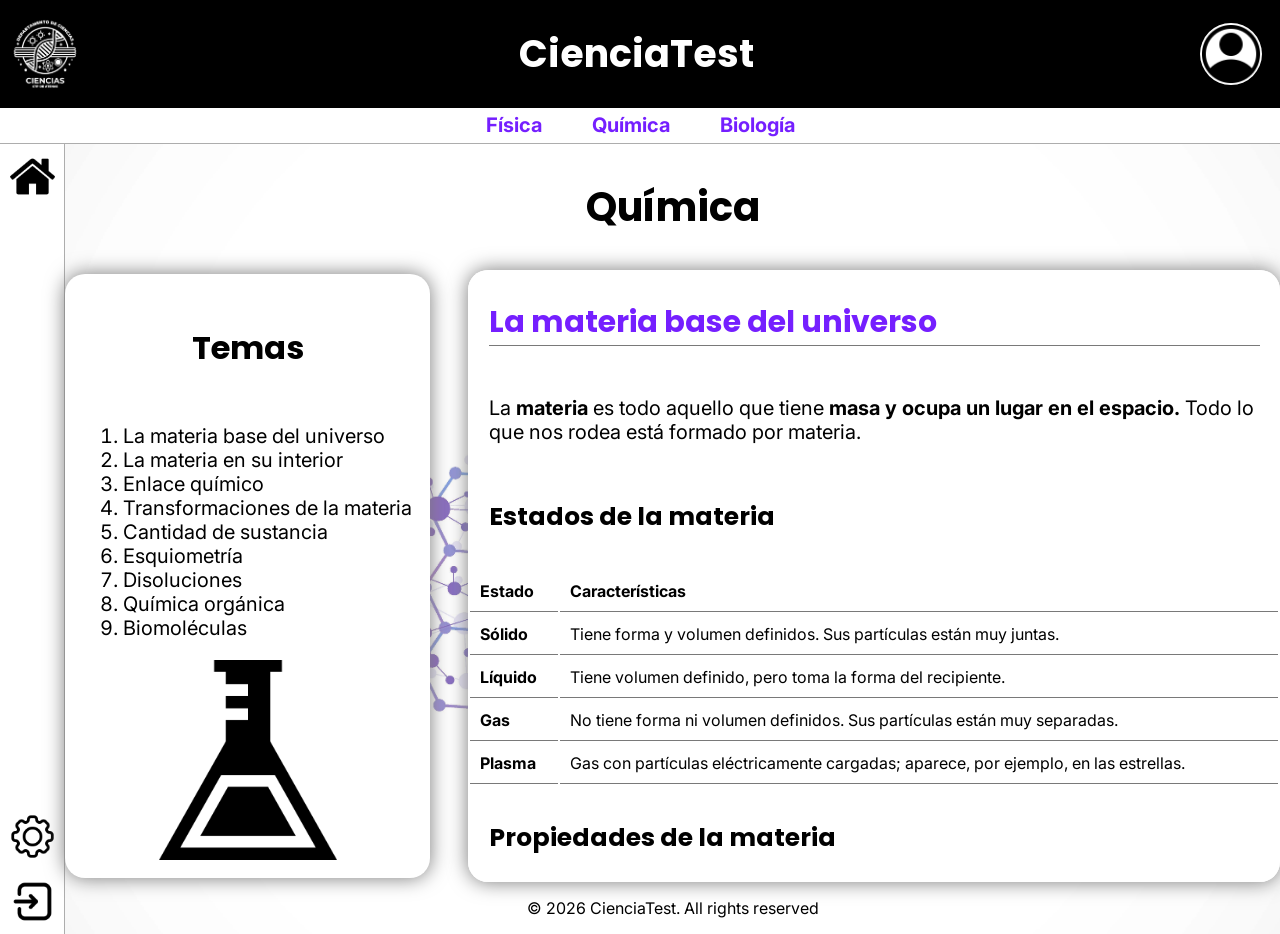
<file: html/quimica.html>
<!DOCTYPE html>
<html lang="en">
<head>
    <meta charset="UTF-8">
    <meta name="viewport" content="width=device-width, initial-scale=1.0">
    <link rel="icon" href="../img/logo.jpeg" type="image/jpeg">
    <link rel="stylesheet" href="../css/header.css">
    <link rel="stylesheet" href="../css/enlaces.css">
    <link rel="stylesheet" href="../css/sidebar.css">
    <link rel="stylesheet" href="../css/quimica.css">
    <link rel="stylesheet" href="../css/temario.css">
    <link rel="stylesheet" href="../css/cuadro-materia.css">
    <title>Química</title>
</head>
<body>
    <!--Header-->
    <header>
        <img src="../img/logo.jpeg" alt="logo">
        <h1>CienciaTest</h1>
        <div class="cuenta">
            <img src="../img/account.png" alt="cuenta">
        </div>
    </header>

    <!--Enlaces-->
    <div class="enlaces">
        <a href="fisica.html">Física</a>
        <a href="quimica.html">Química</a>
        <a href="biologia.html">Biología</a>
    </div>

    <!--Contenido-->
    <!--Sidebar-->
    <div class="contenido">
        <aside class="sidebar">
            <a href="../index.html"><img src="../img/home.png" alt="casa"></a>
            <div class="excepcion">
                <img src="../img/setting.png" alt="tuerca">
                <img src="../img/log-out.png" alt="salida" class="log-out">
            </div>
        </aside>

        <!--Informacion-->
        <main>
            <h2>Química</h2>

            <div class="materia">
                <div class="temario">
                    <h3>Temas</h3>
                    <ol>
                        <li class="LMBU"><a href="#tem1">La materia base del universo</a></li>
                        <li class="LMI"><a href="#tem2">La materia en su interior</a></li>
                        <li class="EQ"><a href="#tem3">Enlace químico</a></li>
                        <li class="TM"><a href="#tem4">Transformaciones de la materia</a></li>
                        <li class="CS"><a href="#tem5">Cantidad de sustancia</a></li>
                        <li class="E"><a href="#tem6">Esquiometría</a></li>
                        <li class="D"><a href="#tem7">Disoluciones</a></li>
                        <li class="QO"><a href="#tem8">Química orgánica</a></li>
                        <li class="B"><a href="#tem9">Biomoléculas</a></li>
                    </ol>
                    <img src="../img/flask.png" alt="atomo">
                </div>

                <div class="informacion">
                    <section id="tem1">
                        <h3>La materia base del universo</h3>
                        <p>La <b>materia</b> es todo aquello que tiene <strong>masa y ocupa un lugar en el espacio.</strong> Todo lo que nos rodea está formado por materia.</p>

                        <h4>Estados de la materia</h4>

                        <table>
                            <tr>
                                <th><b>Estado</b></th>
                                <th><b>Características</b></th>
                            </tr>

                            <tr>
                                <th><b>Sólido</b></th>
                                <th>Tiene forma y volumen definidos. Sus partículas están muy juntas.</th>
                            </tr>

                            <tr>
                                <th><b>Líquido</b></th>
                                <th>Tiene volumen definido, pero toma la forma del recipiente.</th>
                            </tr>

                            <tr>
                                <th><b>Gas</b></th>
                                <th>No tiene forma ni volumen definidos. Sus partículas están muy separadas.</th>
                            </tr>

                            <tr>
                                <th><b>Plasma</b></th>
                                <th>Gas con partículas eléctricamente cargadas; aparece, por ejemplo, en las estrellas.</th>
                            </tr>
                        </table>

                        <h4>Propiedades de la materia</h4>
                        <p><b>Propiedades físicas:</b> pueden observarse sin cambiar la composición.</p>

                        <ul>
                            <li>Masa</li>
                            <li>Volumen</li>
                            <li>Densidad</li>
                            <li>Temperatura</li>
                            <li>Punto de fusión</li>
                            <li>Punto de ebullición</li>
                        </ul>

                        <p><b>Propiedades químicas:</b> describen cómo una sustancia puede transformarse.</p>

                        <ul>
                            <li>Combustibilidad</li>
                            <li>Oxidación</li>
                            <li>Reaactividad con ácidos</li>
                        </ul>

                        <h4>Clasificación</h4>
                        <p><b>Sustancias puras</b></p>

                        <ul>
                            <li><b>Elementos:</b> formados por un solo tipo de átomo. Ej.: Fe, O, Au</li>

                            <img src="../materia-img/quimica/elementos.webp" alt="img1">

                            <li><b>Compuestos:</b> formados por varios elementos unidos químicamente. Ej.: H₂O, CO₂.</li>

                            <img src="../materia-img/quimica/Compuesto.jpg" alt="img2">
                        </ul>

                        <p><b>Mezclas</b></p>

                        <ul>
                            <li><b>Homogéneas:</b> composición uniforme. Ej.: agua con sal.</li>
                            <li><b>Heterogéneas:</b> se distinguen sus componentes. Ej.: agua y aceite.</li>
                        </ul>

                        <img src="../materia-img/quimica/Mezcla-heterogenea-y-homogenea-lifeder-min.jpg" alt="img3">
                    </section>

                    <section id="tem2">
                        <h3>La materia en su interior</h3>
                        <p>La materia está formada por <b>átomos.</b></p>
                        <p>Un átomo está compuesto principalmente por:</p>

                        <ul>
                            <li><b>Protones (+):</b> están en el núcleo.</li>
                            <li><b>Neutrones (0):</b> están en el núcleo.</li>
                            <li><b>Electrones (-):</b> se encuentran alrededor del núcleo.</li>
                        </ul>

                        <img src="../materia-img/quimica/estructura-atomica.png" alt="img4">

                        <h4>Número atómico</h4>
                        <p>El <b>número atómico (Z)</b> indica la cantidad de protones.</p>
                        <p>Z = protones</p>
                        <p>En un átomo neutro:</p>
                        <p>protones = electrones</p>

                        <h4>Número másico</h4>
                        <p>El <b>número másico (A)</b> es:</p>
                        <p><b>A = protones + neutrones</b></p>
                        <p>Por lo tanto:</p>
                        <p><b>neutrones = A - Z</b></p>

                        <img src="../materia-img/quimica/numeros.jpg" alt="img5">

                        <h4>Isótopos</h4>
                        <p>Son átomos del mismo elemento que tienen <b>igual cantidad de protones,</b> pero diferente cantidad de neutrones.</p>
                        <p>Ejemplo:</p>
                        <ul>
                            <li>Carbono-12</li>
                            <li>Carbono-14</li>
                        </ul>

                        <p>Ambos tienen 6 protones, pero diferente cantidad de neutrones.</p>

                        <img src="../materia-img/quimica/isotopos.jpg" alt="img6">

                        <h4>Iones</h4>
                        <p>Son átomos que ganaron o perdieron electrones.</p>

                        <ul>
                            <li><b>Catión:</b> pierde electrones -> carga positiva.</li>
                            <li><b>Anión:</b> gana electrones -> carga negativa.</li>
                        </ul>

                        <img src="../materia-img/quimica/iones.webp" alt="img7">
                    </section>

                    <section id="tem3">
                        <h3>Enlace químico</h3>
                        <p>Un <b>enlace químico</b> es la fuerza que mantiene unidos a los átomos.</p>
                        <p>Los átomos forman enlaces principalmente para alcanzar una configuración electrónica más estable.</p>

                        <img src="../materia-img/quimica/enlace quimico.svg" alt="img8">

                        <h4>Enlace iónico</h4>
                        <p>Ocurre normalmente entre un <b>metal y un no metal.</b></p>
                        <p>Un átomo pierde electrones y otro los gana.</p>

                        <p>Ejemplo:</p>
                        <p><b>Na + Cl -> NaCl</b></p>
                        <p>El sodio pierde un electrón y se convierte en Na⁺. El cloro gana ese electrón y se convierte en Cl⁻.</p>

                        <img src="../materia-img/quimica/enlace ionico.jpg" alt="img9">

                        <h4>Enlace covalente</h4>
                        <p>Ocurre normalmente entre <b>no metales.</b></p>
                        <p>Los átomos <b>comparten electrones.</b></p>

                        <p>Ejemplo:</p>
                        <p><b>H₂O</b></p>
                        <p>El oxígeno comparte electrones con los dos hidrógenos.</p>

                        <img src="../materia-img/quimica/enlace covalente.jpg" alt="img10">

                        <p>Puede ser:</p>

                        <ul>
                            <li><b>Simple:</b> 1 par de electrones compartido.</li>
                            <li><b>Doble:</b> 2 pares.</li>
                            <li><b>Triple:</b> 3 pares.</li>
                        </ul>

                        <h4>Enlace metálico</h4>
                        <p>Se produce entre átomos metálicos. Los electrones pueden desplazarse con relativa libertad.</p>

                        <img src="../materia-img/quimica/Enlace_metalico.jpg" alt="img11">

                        <p>Esto explica propiedades como:</p>

                        <ul>
                            <li>Conductividad eléctrica.</li>
                            <li>Conductividad térmica.</li>
                            <li>Maleabilidad.</li>
                        </ul>
                    </section>

                    <section id="tem4">
                        <h3>Transformaciones de la materia</h3>
                        <p>Son cambios que experimenta la materia.</p>

                        <h4>Cambios físicos</h4>
                        <p>No cambia la composición química.</p>
                        <p>Ejemplos:</p>
                        <p><b>Hielo -> agua -> vapor</b></p>
                        <p>Sigue siendo H₂O.</p>

                        <p>Cambios de estado:</p>

                        <ul>
                            <li>Fusión: sólido -> líquido</li>
                            <li>Solidificación: líquido -> sólido</li>
                            <li>Vaporización: líquido -> gas</li>
                            <li>Condensación: gas -> líquido</li>
                            <li>Sublimación: sólido -> gas</li>
                            <li>Deposición o soblimación inversa: gas -> sólido</li>
                        </ul>

                        <img src="../materia-img/quimica/cambios fisicos.jpg" alt="img12">

                        <h4>Cambios químicos</h4>
                        <p>Se forman sustancias nuevas.</p>

                        <p>Ejemplos:</p>

                        <ul>
                            <li>Combustión de madera.</li>
                            <li>Oxidación del hierro.</li>
                            <li>Cocción de un huevo.</li>
                            <li>Reacción entre un ácido y una base.</li>
                        </ul>

                        <img src="../materia-img/quimica/cambios quimicos.jpg" alt="img13">

                        <h4>Ecuaciones químicas</h4>
                        <p>Representan una reacción.</p>
                        <p>Ejemplo:</p>
                        <p><b>2H₂ + O₂ → 2H₂O</b></p>
                        <p>Los números delante de las sustancias son <b>coeficientes</b> y permiten balancear la ecuación.</p>
                        <p>La cantidad de átomos de cada elemento debe ser igual a ambos lados.</p>

                        <img src="../materia-img/quimica/equaciones quimicas.jpg" alt="img14">
                    </section>

                    <section id="tem5">
                        <h3>Cantidad de sustancia</h3>
                        <p>La cantidad de sustancia se mide en <b>moles (mol).</b></p>
                        <p>Un mol contiene aproximadamente:</p>
                        <p><b>6,022 × 10²³ partículas</b></p>
                        <p>Este número se llama <b>número de Avogadro.</b></p>

                        <p>Las partículas pueden ser:</p>

                        <ul>
                            <li>Átomos</li>
                            <li>Moléculas</li>
                            <li>Iones</li>
                        </ul>

                        <h4>Masa molar</h4>
                        <p>Es la masa de un mol de una sustancia y se expresa en g/mol.</p>
                        <p>Ejemplo:</p>
                        <p>H2O:</p>

                        <ul>
                            <li>H = 1 g/mol</li>
                            <li>O = 16 g/mol</li>
                        </ul>

                        <p>Entonces:</p>
                        <p><b>H₂O = 2(1) + 16 = 18 g/mol</b></p>

                        <h4>Fórmula principal</h4>
                        <p><b>n = m / M</b></p>

                        <p>Donde:</p>

                        <ul>
                            <li><b>n =</b> cantidad de moles</li>
                            <li><b>m =</b> masa en gramos</li>
                            <li><b>M =</b> masa molar</li>
                        </ul>

                        <p>También:</p>
                        <p><b>m = n × M</b></p>
                        <p>Y para partículas:</p>
                        <p><b>N = n × 6,022 × 10²³</b></p>

                        <img src="../materia-img/quimica/masa molar.webp" alt="img15">
                    </section>

                    <section id="tem6">
                        <h3>Estequiometría</h3>
                        <p>La <b>estequiometría</b> estudia las relaciones cuantitativas entre las sustancias que participan en una reacción química.</p>

                        <p>Por ejemplo:</p>
                        <p><b>2H₂ + O₂ → 2H₂O</b></p>

                        <p>Esto significa que:</p>

                        <ul>
                            <li>2 mol de H₂ reaccionan con 1 mol de O₂.</li>
                            <li>Se producen 2 mol de H₂O.</li>
                        </ul>

                        <h4>Pasos para resolver problemas</h4>

                        <ol>
                            <li><strong>Balancear la ecuación.</strong></li>
                            <li>Convertir los datos a <b>moles.</b></li>
                            <li>Utilizar la proporción de los coeficientes.</li>
                            <li>Convertir el resultado a la unidad solicitada.</li>
                        </ol>

                        <p><b>Ejemplo</b></p>
                        <p>Si tenemos 4 mol de H₂:</p>
                        <p><b>2H₂ + O₂ → 2H₂O</b></p>
                        <p>La relación H₂:H₂O es 2:2, es decir, 1:1.</p>
                        <p>Por lo tanto:</p>
                        <p><b>4 mol H₂ → 4 mol H₂O</b></p>

                        <h4>Conceptos importantes</h4>

                        <ul>
                            <li><b>Reactivo limitante:</b> determina cuánto producto puede formarse.</li>
                            <li><b>Reactivo en exceso:</b> sobra después de la reacción.</li>
                            <li><b>Rendimiento teórico:</b> cantidad máxima que debería producirse.</li>
                            <li><b>Rendimiento real:</b> cantidad obtenida experimentalmente.</li>
                        </ul>

                        <img src="../materia-img/quimica/conceptos.jpg" alt="img16">
                    </section>

                    <section id="tem7">
                        <h3>Disoluciones</h3>
                        <p>Una <b>disolución</b> es una mezcla homogénea formada por:</p>

                        <h4>Soluto</h4>
                        <p>Es la sustancia que se disuelve.</p>

                        <h4>Disolvente</h4>
                        <p>Es la sustancia que disuelve al soluto.</p>

                        <p>Ejemplo:</p>
                        <p><b>Agua + sal</b></p>

                        <ul>
                            <li>Sal -> soluto</li>
                            <li>Agua -> disolvente</li>
                        </ul>

                        <img src="../materia-img/quimica/Disolvente-quimico_ejemplo-cotidiano-1-scaled.webp" alt="img17">

                        <h4>Concentración</h4>
                        <p>Indica cuánto soluto existe en determinada cantidad de disolución.</p>
                        <p>Una forma común es la <b>molaridad (M):</b></p>
                        <p><b>M = n / V</b></p>

                        <p>Donde:</p>

                        <ul>
                            <li>M = molaridad en mol/L</li>
                            <li>n = moles de soluto</li>
                            <li>V = volumen de la disolución en litros</li>
                        </ul>

                        <img src="../materia-img/quimica/concentracio-n-interior-cke.webp" alt="img18">

                        <h4>Dilución</h4>
                        <p>Cuando agregamos disolvente, disminuye la concentración.</p>
                        <p>Se utiliza:</p>
                        <p><b>M₁V₁ = M₂V₂</b></p>

                        <p>Donde:</p>

                        <ul>
                            <li>M₁ = concentración inicial</li>
                            <li>V₁ = volumen inicial</li>
                            <li>M₂ = concentración final</li>
                            <li>V₂ = volumen final</li>
                        </ul>

                        <img src="../materia-img/quimica/Dilucion.png" alt="img19">

                        <h4>Soluciones según concentración</h4>

                        <ul>
                            <li><b>Diluida:</b> poca cantidad de soluto.</li>
                            <li><b>Concentrada:</b> mucha cantidad de soluto.</li>
                            <li><b>Saturada:</b> contiene la máxima cantidad de soluto que puede disolverse bajo determinadas condiciones.</li>
                        </ul>
                    </section>

                    <section id="tem8">
                        <h3>Química orgánica</h3>
                        <p>La <b>química orgánica</b> estudia principalmente los compuestos basados en <b>carbono.</b></p>

                        <p>El carbono es muy importante porque puede formar enlaces con:</p>

                        <ul>
                            <li>Carbono</li>
                            <li>Hidrógeno</li>
                            <li>Oxígeno</li>
                            <li>Nitrógeno</li>
                            <li>Azufre</li>
                            <li>Fósforo</li>
                            <li>Halógenos</li>
                        </ul>

                        <h4>Hidrocarburos</h4>
                        <p>Están formados solamente por <b>carbono e hidrógeno.</b></p>

                        <h4>Alcanos</h4>
                        <p>Tienen únicamente enlaces simples.</p>

                        <p>Ejemplos:</p>

                        <ul>
                            <li>Metano → CH₄</li>
                            <li>Etano → C₂H₆</li>
                            <li>Propano → C₃H₈</li>
                        </ul>

                        <p>Fórmula general:</p>
                        <p><b>CₙH₂ₙ₊₂</b></p>

                        <img src="../materia-img/quimica/alcanos.jpg" alt="img20">

                        <h4>Alquenos</h4>
                        <p>Contienen al menos un doble enlace.</p>

                        <p>Ejemplo:</p>
                        <p><b>Eteno → C₂H₄</b></p>

                        <p>Fórmula general:</p>
                        <p><b>CₙH₂ₙ</b></p>

                        <img src="../materia-img/quimica/alquenos.png" alt="img21">

                        <h4>Alquinos</h4>
                        <p>Contienen al menos un triple enlace.</p>

                        <p>Ejemplo:</p>
                        <p><b>Etino → C₂H₂</b></p>

                        <p>Fórmula general:</p>
                        <p><b>CₙH₂ₙ₋₂</b></p>

                        <img src="../materia-img/quimica/alquinos.png" alt="img22">

                        <h4>Grupos funcionales importantes</h4>

                        <table>
                            <tr>
                                <th><b>Grupo</b></th>
                                <th><b>Ejemplo:</b></th>
                            </tr>

                            <tr>
                                <th>Alcohol</th>
                                <th>Etanol</th>
                            </tr>

                            <tr>
                                <th>Aldehído</th>
                                <th>Etanal</th>
                            </tr>

                            <tr>
                                <th>Cetona</th>
                                <th>Propanona</th>
                            </tr>

                            <tr>
                                <th>Ácido carboxílico</th>
                                <th>Ácido acético</th>
                            </tr>

                            <tr>
                                <th>Éter</th>
                                <th>Éter etílico</th>
                            </tr>

                            <tr>
                                <th>Amina</th>
                                <th>Metilamina</th>
                            </tr>
                        </table>

                        <p>Los <b>grupos funcionales</b> determinan muchas de las propiedades y reacciones de los compuestos orgánicos.</p>
                    </section>

                    <section id="tem9">
                        <h3>Biomoléculas</h3>
                        <p>Las <b>biomoléculas</b> son moléculas fundamentales para los seres vivos.</p>

                        <p>Las principales son:</p>

                        <h4>Carbohidratos</h4>
                        <p>También llamados glúcidos.</p>
                        <p>Su función principal es proporcionar <b>energía</b> y también pueden cumplir funciones estructurales.</p>

                        <p>Ejemplos:</p>

                        <ul>
                            <li>Glucosa</li>
                            <li>Fructosa</li>
                            <li>Sacarosa</li>
                            <li>Almidón</li>
                            <li>Celulosa</li>
                        </ul>

                        <p>Se clasifica en:</p>

                        <ul>
                            <li>Monosacáridos</li>
                            <li>Disacáridos</li>
                            <li>Polisacáridos</li>
                        </ul>

                        <img src="../materia-img/quimica/carbohidratos.jpg" alt="img23">

                        <h4>Proteínas</h4>
                        <p>Son moléculas formadas por <b>aminoácidos.</b></p>

                        <p>Funciones:</p>

                        <ul>
                            <li>Estructural</li>
                            <li>Transporte</li>
                            <li>Defensa</li>
                            <li>Regulación</li>
                            <li>Catalización de reacciones</li>
                        </ul>

                        <p>Las <b>enzimas</b> son proteínas que aceleran reacciones químicas en los seres vivos.</p>
                        <p>Ejemplo:</p>
                        <p><b>Amilasa → ayuda a descomponer almidón.</b></p>

                        <img src="../materia-img/quimica/proteina.png" alt="img24">

                        <h4>Lípidos</h4>
                        <p>Incluyen grasas y aceites.</p>

                        <p>Funciones:</p>

                        <ul>
                            <li>Reserva energética.</li>
                            <li>Formación de membranas celulares.</li>
                            <li>Protección.</li>
                            <li>Aislamiento térmico.</li>
                            <li>Participación en procesos de señalización.</li>
                        </ul>

                        <p>Ejemplos:</p>

                        <ul>
                            <li>Grasas</li>
                            <li>Aceites</li>
                            <li>Fosfolípidos</li>
                            <li>Esteroides</li>
                        </ul>

                        <img src="../materia-img/quimica/lipidos.jpg" alt="img25">

                        <h4>Ácidos nucleicos</h4>
                        <p>Son moléculas que almacenan y transmiten información genética.</p>
                        <p>Los principales son:</p>

                        <img src="../materia-img/quimica/acidos-nucleicos-intro-cke.webp" alt="img26">

                        <h4>ADN</h4>
                        <p><b>Ácido desoxirribonucleico</b></p>
                        <p>Contiene la información genética.</p>

                        <h4>ARN</h4>
                        <p><b>Ácido ribonucleico</b></p>
                        <p>Participa, entre otras cosas, en la utilización de la información genética para producir proteínas.</p>
                        <p>Están formados por unidades llamadas <b>nucleótidos.</b></p>
                    </section>
                </div>
            </div>

            <!--Footer-->
            <footer>
                <p>© 2026 CienciaTest. All rights reserved</p>
            </footer>

        </main>
    </div>

<!--     <div class="fondo-gris esconder">
        <div class="cerrar-sesion">
            <h3>¿Desea cerrar sesión?</h3>
            <div class="btns-sesion">
                <input type="button" name="aceptar" class="aceptar" value="Aceptar">
                <input type="button" name="rechazar" class="cancelar" value="Cancelar">
            </div>
        </div>
    </div> -->

    <script src="../js/quimica.js"></script>

    <link href="https://fonts.googleapis.com/css2?family=Inter:wght@400;500&family=Poppins:wght@600;700;800&display=swap" rel="stylesheet">
</body>
</html>
</file>
<file: css/index.css>
* {
    box-sizing: border-box;
}

body {
    margin: 0;
    padding: 0;
    font-family: 'Inter', sans-serif;
    overflow-x: hidden;
}

h1, h2, h3, h4 {
    font-family: 'Poppins', sans-serif;
}

/*Animaciones*/
@keyframes desvanecimiento {
    from {
        opacity: 0;
    }
    to {
        opacity: 1;
    }
}

/*Contenido*/
main {
    display: flex;
    flex-direction: column;
    flex: 1;
    min-width: 0;
    align-items: center;
    animation: desvanecimiento .8s ease;
    background-image: url(../img/fondo.jpg);
    background-size: cover;
    background-position: center;
    background-repeat: no-repeat;
}

main h2 {
    font-size: clamp(24px, 6vw, 40px);
    text-align: center;
}

.usuario {
    color: #751FFF;
}

/*Materias*/
.materias {
    display: flex;
    flex-direction: column;
    width: 90%;
    align-items: center;
}

.materias h3 {
    font-size: clamp(20px, 5vw, 40px);
    color: #751FFF;
    width: 100%;
    text-align: center;
    border-bottom: 1px solid #ADADAD;
}

/*Ciencias*/
.ciencias {
    display: flex;
    flex-wrap: wrap;
    justify-content: center;
    align-items: center;
    gap: 30vh;
    max-width: 100%;
}

.materia {
    display: flex;
    flex-direction: column;
    align-items: center;
    gap: 20px;
    box-shadow: 0px 0px 20px #797979;
    padding: 20px;
    border-radius: 20px;
    width: 400px;
    transition: .8s ease;
    background-color: white;
}

.materia:hover {
    box-shadow: 0px 0px 10px #751FFF;
}

.materia h4 {
    font-size: clamp(24px, 5vw, 35px);
    margin: 20px;
    text-align: center;
}

.materia img {
    width: clamp(140px, 40vw, 200px);
    height: clamp(140px, 40vw, 200px);
}

.btn-continuar {
    border: none;
    border-radius: 20px;
    background-color: #751FFF;
    color: white;
    font-size: clamp(15px, 4vw, 20px);
    font-weight: bold;
    height: 45px;
    width: clamp(110px, 12vh, 140px);
    transition: .8s ease;
    cursor: pointer;
    max-width: 90%;
}

.btn-continuar:hover {
    background-color: #500eb9;
}

.btn-continuar:active {
    transform: scale(0.9);
}

/*Footer*/
footer {
    margin-top: auto;
}

/*Responsive*/
@media (max-width: 1800px) {
    .ciencias {
        gap: clamp(2rem, 6vw, 4rem);
    }
}

@media (max-width: 1280px) {
    .materia {
        width: clamp(230px, 26vw, 380px);
    }
}

@media (max-width: 768px) {
    .ciencias {
        gap: 2rem;
    }

    .materia {
        width: clamp(220px, 42vw, 260px);
    }
}

@media (max-width: 480px) {
    .ciencias {
        flex-direction: column;
        gap: 2.5rem;
    }

    .materia {
        width: 100%;
        max-width: 360px;
    }

    .materias {
        width: 95%;
    }

    .materia img {
        width: clamp(120px, 40vw, 160px);
        height: clamp(120px, 40vw, 160px);
    }

    .materia h4 {
        font-size: clamp(20px, 7vw, 26px);
    }

    main h2 {
        font-size: clamp(20px, 6vw, 26px);
    }
}

/*Laptops (ej. 1536 x 864)*/
@media (min-width: 1200px) and (max-width: 1600px) and (max-height: 900px) {
    .materias {
        width: 92%;
    }

    .ciencias {
        gap: clamp(1.5rem, 4vw, 3rem);
    }

    .materia {
        gap: 14px;
        padding: 16px;
    }
}
</file>
<file: css/header.css>
/*Animaciones*/
@keyframes abajo {
    from {
        transform: translateY(-50%);
    }
    to {
        transform: matrix(0);
    }
}

/*Header*/
header {
    display: flex;
    align-items: center;
    background-color: black;
    width: 100%;
    justify-content: space-between;
    flex-shrink: 0;
    animation: abajo .8s ease;
}

header img {
    width: clamp(60px, 12vw, 150px);
    height: clamp(60px, 12vw, 150px);
}

header h1 {
    color: white;
    font-size: clamp(24px, 5vw, 50px);
}

.cuenta {
    display: flex;
    justify-content: center;
    align-items: center;
    background-color: white;
    border-radius: 50%;
    margin: clamp(10px, 3vw, 30px);
    flex-shrink: 0;
}

.cuenta img {
    width: clamp(50px, 8vw, 100px);
    height: clamp(50px, 8vw, 100px);
}

@media (max-width: 480px) {
    header {
        flex-wrap: wrap;
        justify-content: center;
        padding: 10px 0;
        row-gap: 4px;
    }
}

/*Laptops (ej. 1536 x 864)*/
@media (min-width: 1200px) and (max-width: 1600px) and (max-height: 900px) {
    header img {
        width: 90px;
        height: 90px;
    }

    header h1 {
        font-size: 38px;
    }

    .cuenta {
        margin: 18px;
    }

    .cuenta img {
        width: 62px;
        height: 62px;
    }
}
</file>
<file: css/enlaces.css>
/*Animaciones*/
@keyframes abajo {
    from {
        transform: translateY(-50%);
    }
    to {
        transform: matrix(0);
    }
}

/*Enlaces*/
.enlaces {
    display: flex;
    justify-content: center;
    align-items: center;
    width: 100%;
    height: 4vh;
    gap: clamp(20px, 5vw, 50px);
    border-bottom: 1px solid #ADADAD;
    animation: abajo .8s ease;
    flex-wrap: wrap;
    padding: 4px 10px;
}

.enlaces a {
    text-decoration: none;
    color: #751FFF;
    font-weight: bold;
    font-size: clamp(15px, 2.5vw, 20px);
    transition: .8s ease;
    white-space: nowrap;
}

.enlaces a:hover {
    color: #500eb9;
}

@media (max-width: 480px) {
    .enlaces {
        height: auto;
        padding: 8px 10px;
    }
}
</file>
<file: css/sidebar.css>
/*Contenido*/
.contenido {
    display: flex;
    flex: 1;
    min-height: 85vh;
    width: 100%;
    max-width: 100%;
}

/*Animaciones*/
@keyframes izquierda {
    from {
        transform: translateX(-50%);
    }
    to {
        transform: matrix(0);
    }
}

/*Sidebar*/
.sidebar {
    display: flex;
    flex-direction: column;
    border-right: 1px solid #ADADAD;
    width: 65px;
    flex-shrink: 0;
    align-self: stretch;
    animation: izquierda .8s ease;
}

.sidebar img {
    width: 45px;
    height: 45px;
    margin: 10px;
    cursor: pointer;
}

.excepcion {
    margin-top: auto;
    display: flex;
    flex-direction: column;
}

@media (max-width: 480px) {
    .sidebar {
        width: 50px;
    }

    .sidebar img {
        width: 32px;
        height: 32px;
        margin: 6px;
    }
}
</file>
<file: css/carga.css>
@keyframes rodando {
    from {
        transform: rotate(0deg);
    }
    to {
        transform: rotate(360deg);
    }
}

.loader {
    width: clamp(110px, 35vw, 150px);
    height: clamp(110px, 35vw, 150px);
    background-color: white;
    border-radius: 100%;
    border: clamp(14px, 4vw, 20px) #EBEBEB solid;
    margin: auto;
    position: absolute;
    top: 0;
    bottom: 0;
    right: 0;
    left: 0;
    border-top: clamp(14px, 4vw, 20px) solid #751FFF;
    animation-name: rodando;
    animation-duration: 2s;
    animation-iteration-count: infinite;
    animation-timing-function: linear;
}
</file>
<file: css/biologia.css>
body {
    font-family: 'Inter', sans-serif;
    padding: 0;
    margin: 0;
    overflow-x: hidden;
}

h1, h2, h3, h4 {
    font-family: 'Poppins', sans-serif;
}

/*Contenido*/
main {
    background-image: url(../img/fondo.jpg);
    background-size: cover;
    background-position: center;
    background-repeat: no-repeat;
}

.informacion {
    background-color: white;
}

#tem2, #tem3, #tem4, #tem5, #tem6 {
    display: none;
}

#tem2 table {
    width: 100%;
    max-width: 100%;
}

#tem2 th {
    text-align: left;
    padding: 10px;
    font-weight: normal;
    border-bottom: 1px solid #797979;
}

/*Footer*/
footer {
    margin-top: auto;
}

.ocultar {
    display: none;
}

img {
    max-width: 100%;
    height: auto;
    border-radius: 10px;
}

/*Imágenes del contenido*/
.informacion section img {
    width: 100%;
    max-width: 700px;
    max-height: none;
    object-fit: contain;
    display: block;
    margin: 15px auto;
}
</file>
<file: css/temario.css>
.temario {
    display: flex;
    justify-content: center;
    align-items: center;
    flex-direction: column;
    background-color: white;
    box-shadow: 0px 0px 20px #797979;
    padding: clamp(1rem, 2vh, 2rem);
    border-radius: 20px;
    font-size: clamp(15px, 3vw, 20px);
    max-width: 100%;
}

.temario h3 {
    text-align: center;
    font-size: clamp(1.4rem, 5vw, 2rem);
}

.temario a {
    text-decoration: none;
    color: black;
}

.temario a:hover {
    color: #751FFF;
}

.temario img {
    width: clamp(140px, 40vw, 200px);
    height: clamp(140px, 40vw, 200px);
    max-width: 100%;
}
</file>
<file: css/cuadro-materia.css>
* {
    box-sizing: border-box;
}

@keyframes opaco {
    from {
        opacity: 0;
    }
    to {
        opacity: 1;
    }
}

body {
    overflow-x: hidden;
}

main {
    display: flex;
    flex-direction: column;
    flex: 1;
    min-width: 0;
    align-items: center;
    animation: opaco .8s ease;
}

main h2 {
    font-size: clamp(24px, 6vw, 40px);
    text-align: center;
}

.materia {
    display: flex;
    justify-content: center;
    align-items: center;
    gap: 5rem;
    width: 100%;
    max-width: 100%;
    min-width: 0;
}

.temario {
    flex-shrink: 0;
}

.informacion {
    box-shadow: 0px 0px 20px #797979;
    flex: 1;
    min-width: 0;
    max-width: 100rem;
    height: 65vh;
    border-radius: 20px;
    overflow-y: auto;
    overflow-x: auto;
    scroll-behavior: smooth;
}

.informacion section {
    display: flex;
    flex-direction: column;
    align-items: center;
    width: 100%;
}

.informacion section h3 {
    width: 95%;
    font-size: clamp(18px, 5vw, 30px);
    border-bottom: 1px solid #797979;
    color: #751FFF;
}

.informacion section p {
    width: 95%;
    font-size: clamp(15px, 3.5vw, 20px);
}

.informacion section h4 {
    width: 95%;
    font-size: clamp(16px, 4vw, 25px);
}

.informacion section ul {
    width: 95%;
    font-size: clamp(15px, 3.5vw, 25px);
}

@media (max-width: 1100px) {
    .materia {
        flex-direction: column;
        gap: 2rem;
        padding: 0 10px;
    }

    .informacion {
        width: 100%;
    }
}

@media (max-width: 768px) {
    .informacion {
        height: 60vh;
        overflow-y: auto;
        overflow-x: auto;
    }
}

/*Laptops (ej. 1536 x 864)*/
@media (min-width: 1200px) and (max-width: 1600px) and (max-height: 900px) {
    .materia {
        gap: clamp(1.5rem, 3vw, 2.5rem);
    }

    .informacion {
        height: 68vh;
    }

    .informacion section img {
        max-width: 600px;
    }
}
</file>
<file: css/fisica.css>
body {
    font-family: 'Inter', sans-serif;
    padding: 0;
    margin: 0;
    overflow-x: hidden;
}

h1, h2, h3, h4 {
    font-family: 'Poppins', sans-serif;
}

/*Contenido*/

/*Sec1*/
main {
    background-image: url(../img/fondo.jpg);
    background-size: cover;
    background-position: center;
    background-repeat: no-repeat;
}

.informacion {
    background-color: white;
}

#tem2, #tem3, #tem4, #tem5, #tem6, #tem7, #tem8, #tem9, #tem10, #tem11 {
    display: none;
}

#tem1 table {
    width: 100%;
    max-width: 100%;
}

#tem1 th {
    text-align: left;
    padding: 10px;
    font-weight: normal;
    border-bottom: 1px solid #797979;
}

img {
    max-width: 100%;
    height: auto;
    border-radius: 10px;
}

/*Imágenes del contenido*/
.informacion section img {
    width: 100%;
    max-width: 700px;
    max-height: none;
    object-fit: contain;
    display: block;
    margin: 15px auto;
}

/*Footer*/
footer {
    margin-top: auto;
}
</file>
<file: css/quimica.css>
body {
    font-family: 'Inter', sans-serif;
    padding: 0;
    margin: 0;
    overflow-x: hidden;
}

h1, h2, h3, h4 {
    font-family: 'Poppins', sans-serif;
}

/*Contenido*/
main {
    background-image: url(../img/fondo.jpg);
    background-size: cover;
    background-position: center;
    background-repeat: no-repeat;
}

.informacion {
    background-color: white;
}

#tem2, #tem3, #tem4, #tem5, #tem6, #tem7, #tem8, #tem9 {
    display: none;
}

#tem1 table {
    width: 100%;
    max-width: 100%;
}

#tem1 th {
    text-align: left;
    padding: 10px;
    font-weight: normal;
    border-bottom: 1px solid #797979;
}

#tem8 table {
    width: 100%;
    max-width: 100%;
}

#tem8 th {
    text-align: left;
    padding: 10px;
    font-weight: normal;
    border-bottom: 1px solid #797979;
}

img {
    max-width: 100%;
    height: auto;
    border-radius: 10px;
}

/*Imágenes del contenido*/
.informacion section img {
    width: 100%;
    max-width: 700px;
    max-height: none;
    object-fit: contain;
    display: block;
    margin: 15px auto;
}

/*Footer*/
footer {
    margin-top: auto;
}
</file>
